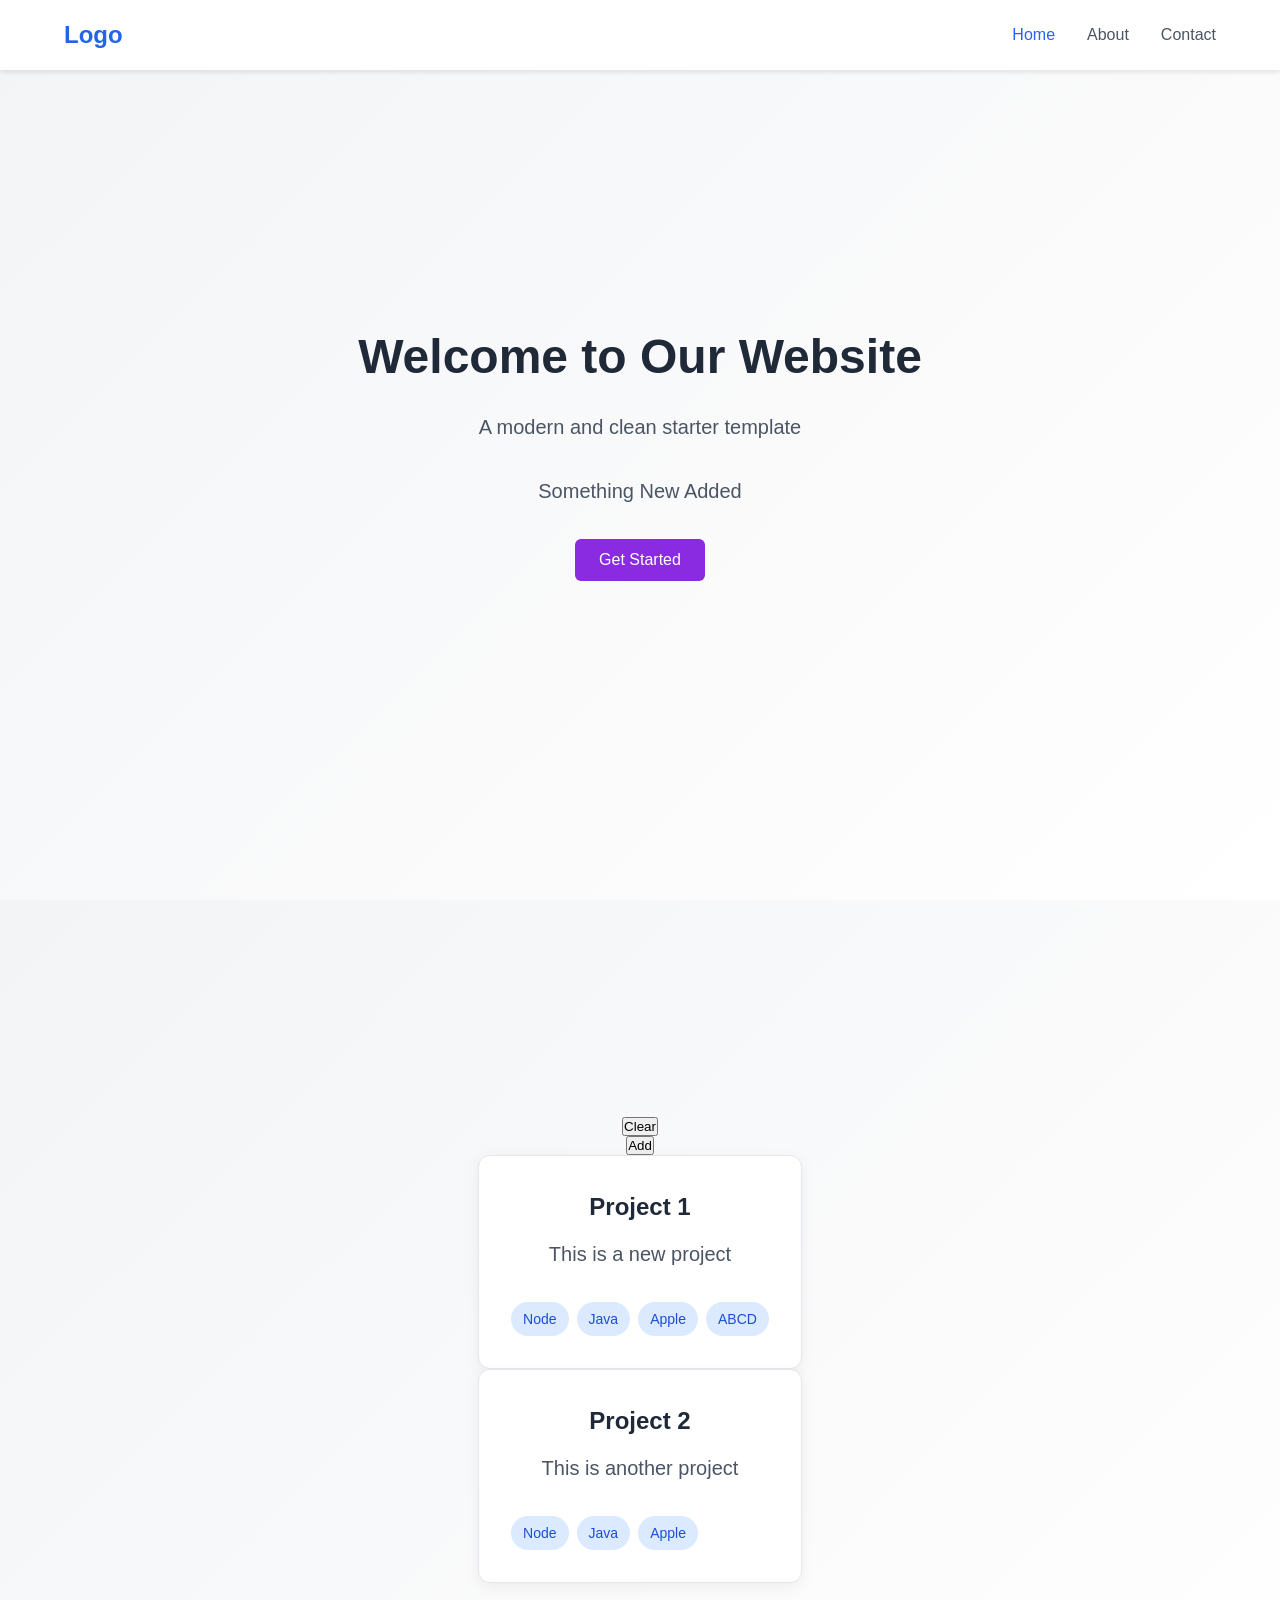
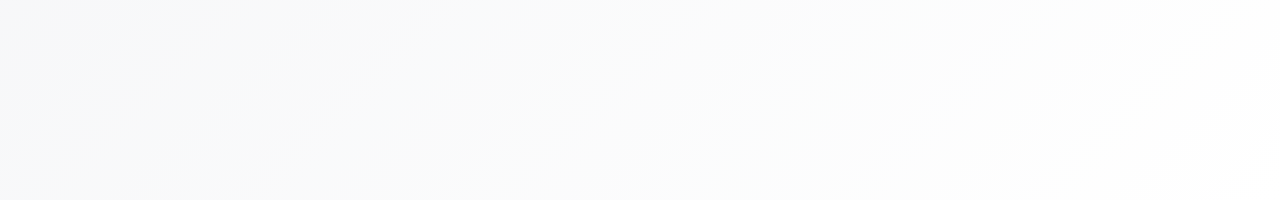
<file: index.html>
<!DOCTYPE html>
<html lang="en">
<head>
    <meta charset="UTF-8">
    <meta name="viewport" content="width=device-width, initial-scale=1.0">
    <title>Modern Starter Page</title>
    <link rel="stylesheet" href="style.css">
</head>
<body>
    <nav class="navbar">
        <div class="logo">Logo</div>
        <ul class="nav-links">
            <li><a href="index.html" class="active">Home</a></li>
            <li><a href="about.html">About</a></li>
            <li><a href="contact.html">Contact</a></li>
        </ul>
    </nav>

    <main class="hero">
        <h1>Welcome to Our Website</h1>
        <p>A modern and clean starter template</p>
        <p>Something New Added</p>
        <button class="cta-button" style="background-color: blueviolet;">Get Started</button>
    </main>
    <section class="hero">
      <button onclick="clearProjects()">Clear</button>
      <button onclick="generate()">Add</button>

      <div id="projects-container"></div>
    </section>

    <script src="script.js"></script>
    <script src="project.js"></script>
</body>
</html>
</file>
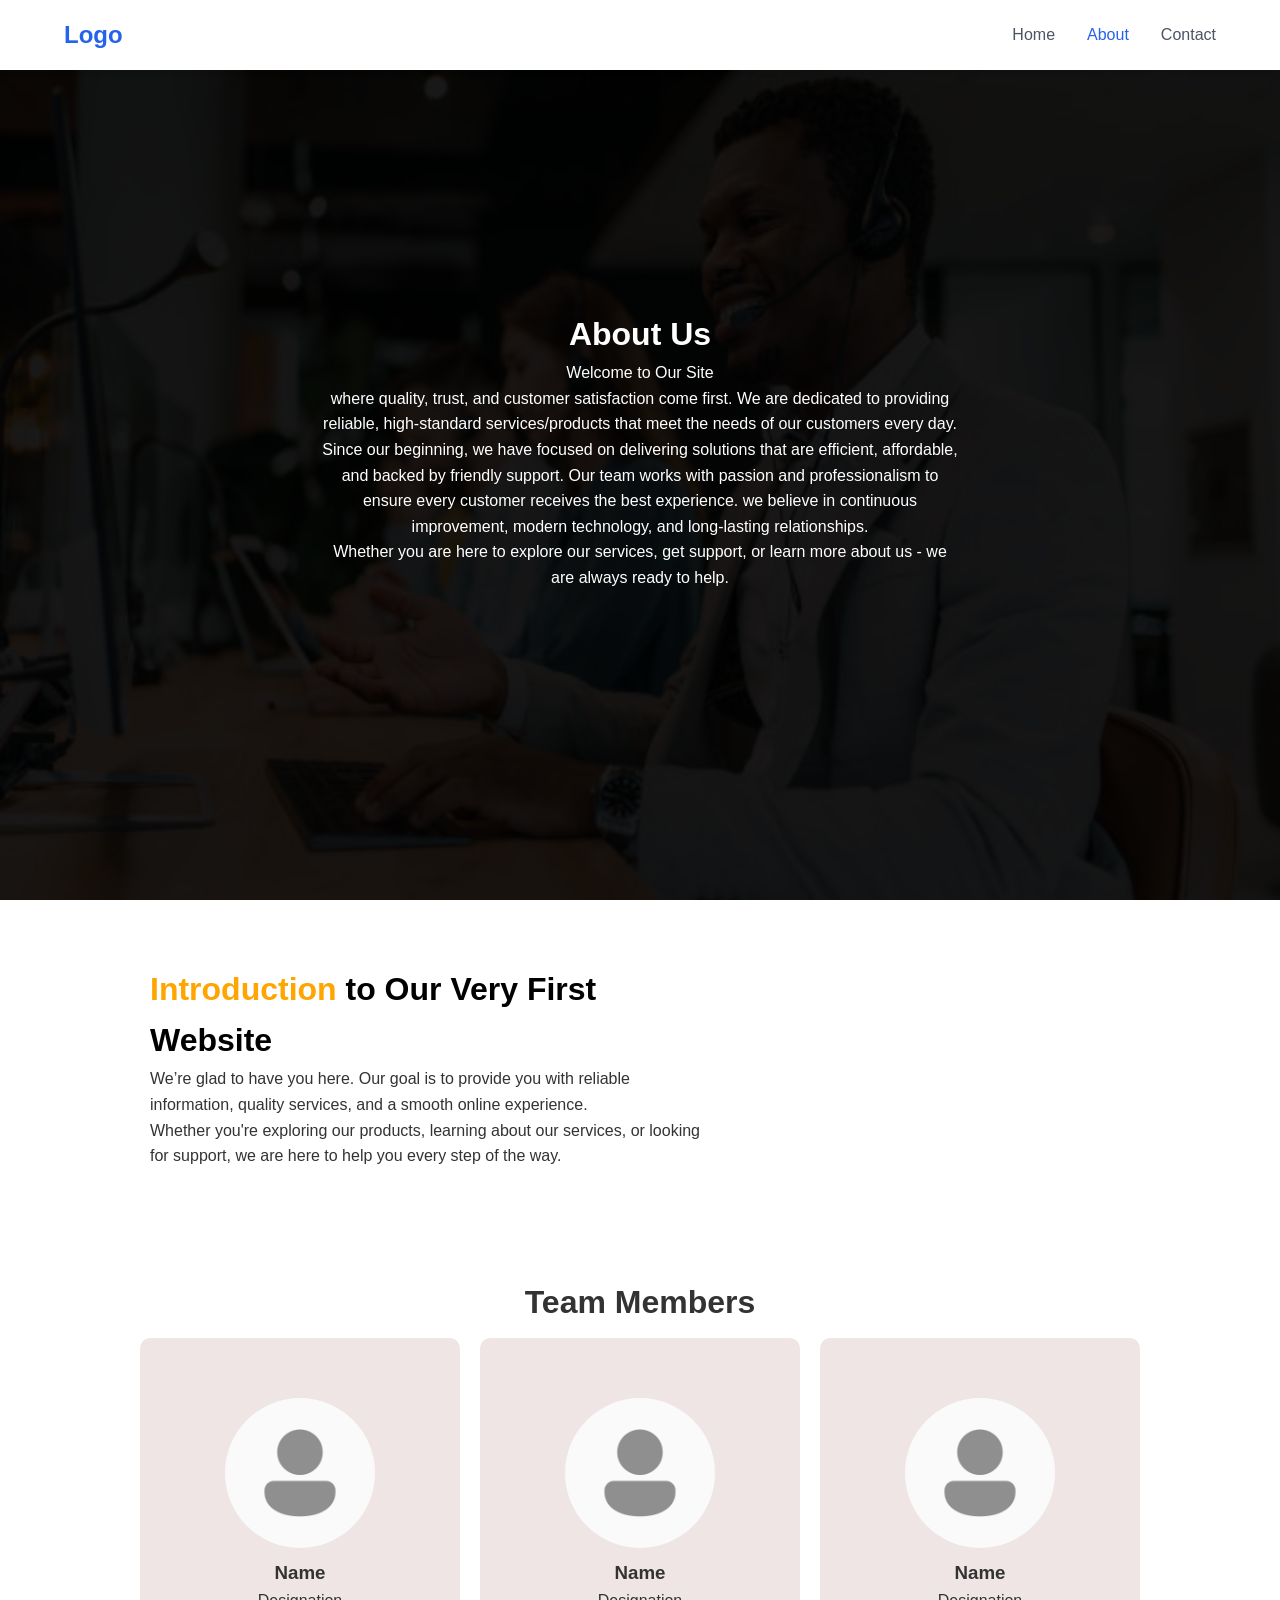
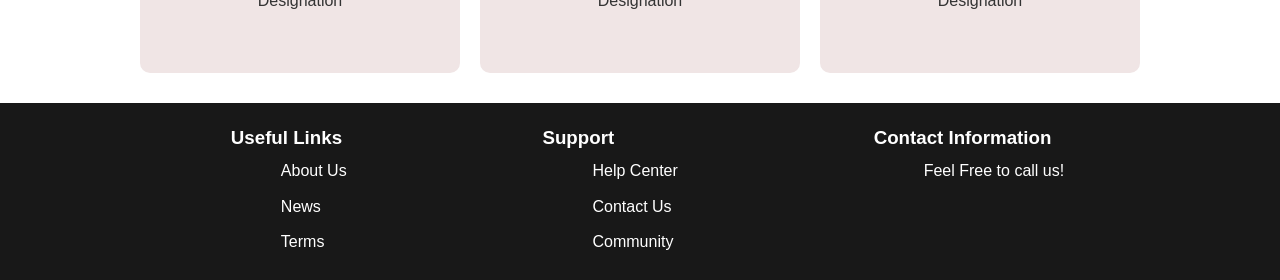
<file: about.html>
<!DOCTYPE html>
<html lang="en">
<head>
    <meta charset="UTF-8">
    <meta name="viewport" content="width=device-width">
    <link rel="stylesheet" href="about-style.css">
    <title>About Us</title>
</head>
<body>
    
    <nav class="navbar">
        <div class="logo">Logo</div>
        <ul class="nav-links">
            <li><a href="index.html">Home</a></li>
            <li><a href="about.html" class="active">About</a></li>
            <li><a href="contact.html">Contact</a></li>
        </ul>
    </nav>
    
    
        <div>
            <img src="images\aboutusfrontphototo.jpg" alt="front-photo" class="frontimage">
            <div class="centered">
                <h1>About Us</h1> <br>
                <p style="color: white">Welcome to Our Site <br> where quality, trust, and customer satisfaction come first.
                    We are dedicated to providing reliable, high-standard services/products that meet the needs of our customers every day. <br>
                    Since our beginning, we have focused on delivering solutions that are efficient, affordable, and backed by friendly support. Our team works with passion and professionalism to ensure every customer receives the best experience.
                     we believe in continuous improvement, modern technology, and long-lasting relationships. <br> Whether you are here to explore our services, get support, or learn more about us - we are always ready to help.</p>
                
            </div>
        </div>
        <main>
            <div class="intro">
                <div class="position-center" >
                    <!--<img src="images\intro-img.jpeg" alt="office-img" class="intro-image"> -->
                </div>
                <div>
                    <h1>Introduction </h1>
                    <h1 style="color:black">to Our Very First</h1> <br>
                    <h1 style="color:black">Website</h1>
                    <p>We’re glad to have you here. Our goal is to provide you with reliable <br>information, quality services, and a smooth online experience. <br> Whether you're exploring our products, learning about our services, or looking <br>for support, we are here to help you every step of the way.</p>
                </div>
            </div>
            <br>
            <br>
        </main>
        <!--Name Card1-->
        <div class="container">
            <h1>Team Members</h1>
            <div class="wrapper">
                <!--name 1-->
                <div class="namecard">
                    <div class="profile-img">
                        <img src="images\profile.png" alt="">
                    </div>
                    <div class="content">
                        <h3>Name</h3>
                        <p>Designation</p>
                    </div>
                </div>

                <!--name 2-->
                <div class="namecard">
                    <div class="profile-img">
                        <img src="images\profile.png" alt="">
                    </div>
                    <div class="content">
                        <h3>Name</h3>
                        <p>Designation</p>
                    </div>
                </div>

                <!--name 3-->
                <div class="namecard">
                    <div class="profile-img">
                        <img src="images\profile.png" alt="">
                    </div>
                    <div class="content">
                        <h3>Name</h3>
                        <p>Designation</p>
                    </div>
                </div>
            </div>
        </div>

        <!--footer-->
    <footer class="footer">
        <div class="footer-link">
            <div>
            <h3>Useful Links</h3>
                <p><a href="#"> About Us</a> </p>
                <p><a href="#"> News</a> </p>
                <p><a href="#"> Terms</a> </p>
            </div>
            <div>
            <h3>Support</h3>
                <p><a href="#"> Help Center</a> </p>
                <p><a href="#"> Contact Us</a> </p>
                <p><a href="#"> Community</a> </p>
            </div>
            <div>
            <h3>Contact Information</h3>
                <p><a href="#"> Feel Free to call us!</a> </p>
            </div>
        </div>
    </footer>
    <script src="script.js"></script>
</body>
</html>
</file>
<file: style.css>
/* Modern CSS Reset */
* {
    margin: 0;
    padding: 0;
    box-sizing: border-box;
}

body {
    font-family: -apple-system, BlinkMacSystemFont, 'Segoe UI', Roboto, Oxygen, Ubuntu, Cantarell, sans-serif;
    line-height: 1.6;
    color: #333;
}

/* Navbar Styles */
.navbar {
    display: flex;
    justify-content: space-between;
    align-items: center;
    padding: 1rem 5%;
    background: white;
    box-shadow: 0 2px 5px rgba(0,0,0,0.1);
    position: fixed;
    width: 100%;
    top: 0;
}

.logo {
    font-size: 1.5rem;
    font-weight: bold;
    color: #2563eb;
}

.nav-links {
    display: flex;
    list-style: none;
    gap: 2rem;
}

.nav-links a {
    text-decoration: none;
    color: #4b5563;
    transition: color 0.3s ease;
}

.nav-links a:hover,
.nav-links a.active {
    color: #2563eb;
}

/* Hero Section */
.hero {
    height: 100vh;
    display: flex;
    flex-direction: column;
    justify-content: center;
    align-items: center;
    text-align: center;
    padding: 0 1rem;
    background: linear-gradient(135deg, #f3f4f6 0%, #ffffff 100%);
}

.hero h1 {
    font-size: 3rem;
    margin-bottom: 1rem;
    color: #1f2937;
}

.hero p {
    font-size: 1.25rem;
    color: #4b5563;
    margin-bottom: 2rem;
}

.cta-button {
    padding: 0.75rem 1.5rem;
    font-size: 1rem;
    background-color: #2563eb;
    color: white;
    border: none;
    border-radius: 0.375rem;
    cursor: pointer;
    transition: background-color 0.3s ease;
}

.cta-button:hover {
    background-color: #1d4ed8;
}
/* Projects Section */
.projects-section {
    padding: 6rem 5%;
    background-color: #f8fafc;
}

.projects-section h2 {
    margin-bottom: 0.5rem;
    font-size: 2.25rem;
    text-align: center;
    color: #1f2937;
}

.projects-section > p {
    max-width: 600px;
    margin: 0 auto 3rem;
    text-align: center;
    color: #6b7280;
}

.projects-container {
    display: grid;
    grid-template-columns: repeat(3, 1fr);
    gap: 2rem;
    max-width: 1200px;
    margin: 0 auto;
}

.project-card {
    padding: 2rem;
    background-color: white;
    border: 1px solid #e5e7eb;
    border-radius: 0.75rem;
    box-shadow: 0 4px 15px rgba(0, 0, 0, 0.06);
    transition:
        transform 0.3s ease,
        box-shadow 0.3s ease;
}

.project-card:hover {
    transform: translateY(-5px);
    box-shadow: 0 10px 25px rgba(0, 0, 0, 0.1);
}

.project-card h3 {
    margin-bottom: 0.75rem;
    font-size: 1.5rem;
    color: #1f2937;
}

.project-description {
    margin-bottom: 1.5rem;
    color: #6b7280;
}

.technologies {
    display: flex;
    flex-wrap: wrap;
    gap: 0.5rem;
}

.technology {
    display: inline-block;
    padding: 0.35rem 0.75rem;
    font-size: 0.875rem;
    font-weight: 500;
    color: #1d4ed8;
    background-color: #dbeafe;
    border-radius: 999px;
}


/* Responsive Design */
@media (max-width: 768px) {
    .nav-links {
        gap: 1rem;
    }
    
    .hero h1 {
        font-size: 2rem;
    }
    
    .hero p {
        font-size: 1rem;
    }
}
</file>
<file: about-style.css>
* {
    margin:0;
    padding:0;
    box-sizing:border-box;
}
body {
    font-family: -apple-system, BlinkMacSystemFont, 'Segoe UI', Roboto, Oxygen, Ubuntu, Cantarell, sans-serif;
    line-height: 1.6;
    color: #333;
}
.navbar {
    display: flex;
    justify-content: space-between;
    align-items: center;
    padding: 1rem 5%;
    background: white;
    box-shadow: 0 2px 5px rgba(0,0,0,0.1);
    position: fixed;
    width: 100%;
    top: 0;
    z-index: 999;
}

.logo {
    font-size: 1.5rem;
    font-weight: bold;
    color: #2563eb;
}

.nav-links {
    display: flex;
    list-style: none;
    gap: 2rem;
}

.nav-links a {
    text-decoration: none;
    color: #4b5563;
    transition: color 0.3s ease;
}

.nav-links a:hover,
.nav-links a.active {
    color: #2563eb;
}

.frontimage {
    height: 100vh;
    width: 100vw;
    background-size: cover;
    background-position: center;
    filter: brightness(10%);
}

.centered {
  position: absolute;
  justify-content: center;
  align-items: center;
  text-align: center;
  top: 50%;
  left: 50%;
  transform: translate(-50%, -50%);
}
.centered h1 {
    color: white;
}
/*.hero {
    height: 100vh;
    display: flex;
    flex-direction: column;
    justify-content: center;
    align-items: center;
    text-align: center;
    padding: 0 1rem;
    background: linear-gradient(135deg, #f3f4f6 0%, #ffffff 100%);
}
*/

h1 {
    display: inline;
    
}

.intro {
    left:40%;
    padding-top: 5%;
    padding-bottom:5%
    
}

.intro  h1 {
    color:orange;
}

main {
    padding-left: 150px;
    max-width: 100%;
    text-align: justify;
}

.intro-image {
    
    position:absolute;
    right:10%;
    width:50vh;
    padding:0,5,100%;
}

.hero {
    height: 100vh;
    display: flex;
    justify-content: center;
    align-items: center;
    flex-direction: column;
}

/*Profile*/
.container {
    text-align:center;
}

.wrapper {
    display:flex;
    justify-content: center;
    align-items: center;
}

.namecard {
    background-color: rgb(240, 229, 229);
    padding: 60px 50px 60px 50px;
    width:25%;
    max-width: 360px;
    margin: 10px;
    margin-bottom: 30px;
    border-radius: 10px;
    height: 50%;
}

.profile-img {
    width: 150px;
    height: 150px;
    border-radius: 50%;
    overflow:hidden;
    margin: auto;
    
}

.profile-img img {
    width: 100%;
    height: 100%;
}

.content {
    text-align: center;
}

.content h3 {
    padding-top: 10px;
    margin: 0;
}

/*Footer*/

.footer {
    background-color: rgb(24, 24, 24);
    padding: 10px;
    padding-left: 30px;
}

.footer-link {
    padding: 10px;
    margin: 0;
}

.footer .footer-link {
    display: flex;
    justify-content: space-evenly;
}
.footer h3 {
    color: white;
}

.footer a {
    text-decoration: none;
    color: white;
}

.footer a:hover {
    color: orange;
}

.footer p {
    padding: 5px;
    padding-left: 50px;

}

/* Responsive Design */
@media (max-width: 768px) {
    .nav-links {
        gap: 1rem;
    }
    
/*    .hero h1 {
        font-size: 2rem;
    }
    
    .hero p {
        font-size: 1rem;
    }*/
}
</file>
